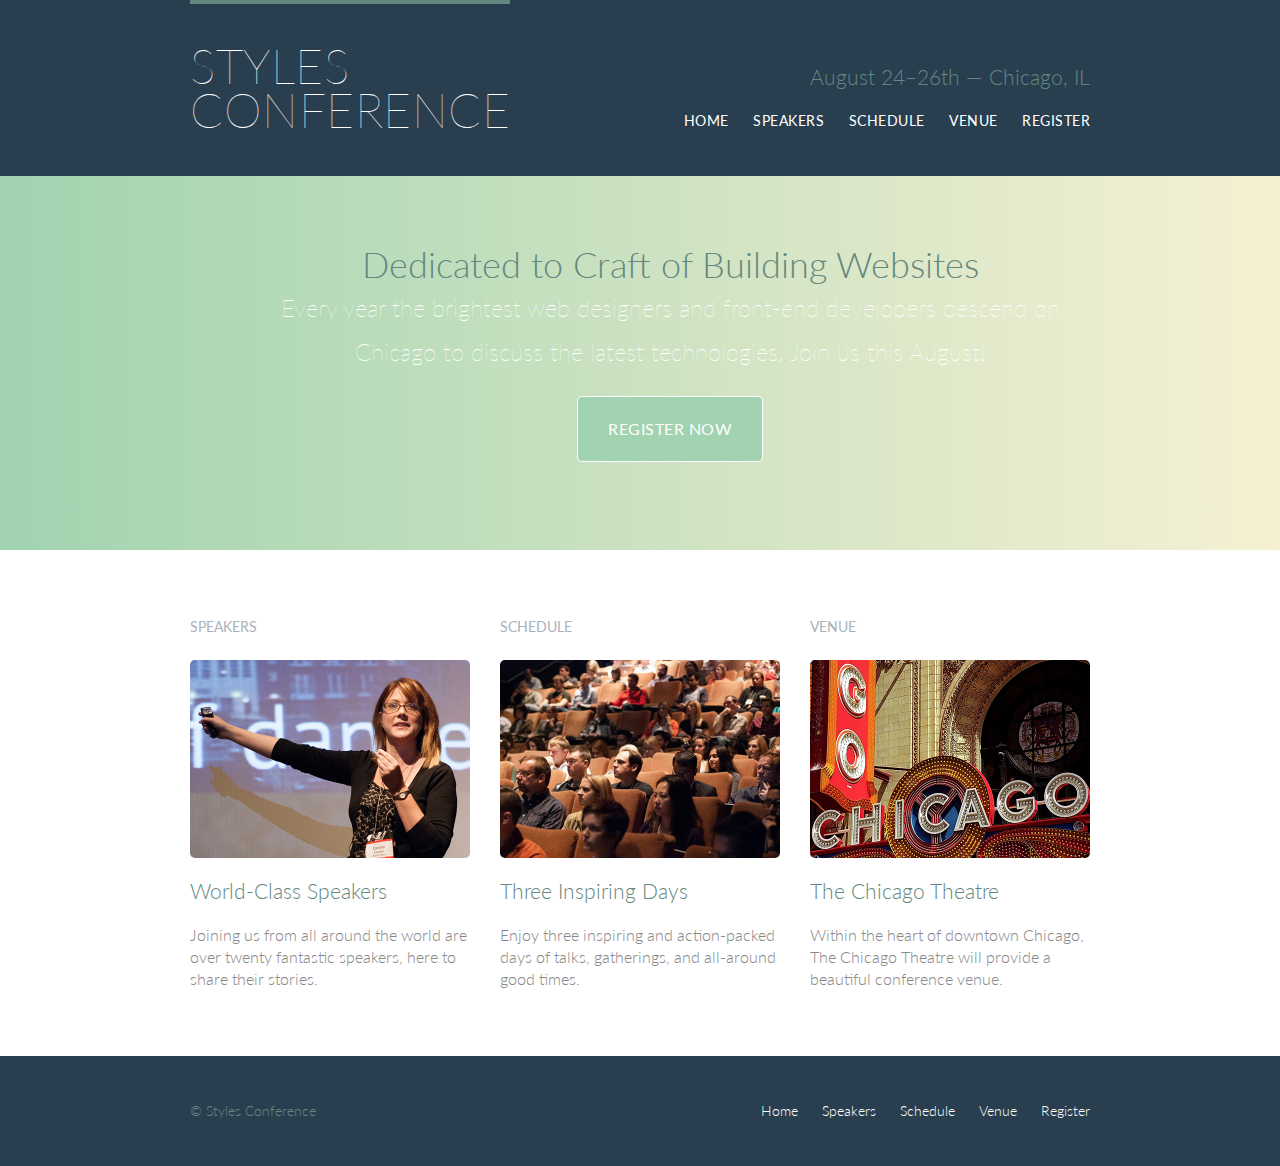
<file: index.html>
<!DOCTYPE html>
<html lang="en">

<head>
    <meta charset="UTF-8">
    <meta name="viewport" content="width=device-width, initial-scale=1.0">
    <title>Styles Conference</title>
    <link rel="stylesheet" href="./assets/stylesheets/main.css">
    <!-- font -->
    <link
        href="https://fonts.googleapis.com/css2?family=Lato:ital,wght@0,100;0,300;0,400;0,700;0,900;1,100;1,300;1,400;1,700;1,900&display=swap"
        rel="stylesheet">
</head>

<body>
    <header class="primary-header container group">
        <h1 class="logo">
            <a href="index.html">Styles <br> Conference</a>
        </h1>
        <h3 class="tagline">August 24&ndash;26th &mdash; Chicago, IL</h3>

        <nav class="nav primary-nav">
            <ul>
                <li><a href="index.html">Home</a></li>
                <li><a href="speakers.html">Speakers</a></li>
                <li><a href="schedule.html">Schedule</a></li>
                <li><a href="venue.html">Venue</a></li>
                <li><a href="register.html">Register</a></li>
            </ul>
        </nav>
    </header>

    <section class="row-alt">
        <section class="hero container">
            <div class="hero-inner">
                <h2>Dedicated to Craft of Building Websites</h2>
                <p>Every year the brightest web designers and front-end developers descend on Chicago to discuss the
                    latest
                    technologies. Join us this August!</p>
                <a href="register.html" class="btn btn-alt">Register Now</a>
            </div>
        </section>
    </section>

    <section class="row">
        <div class="grid">

            <!-- Speakers -->

            <section class="col-1-3 teaser">
                <h5>Speakers</h5>
                <a href="speakers.html">
                    <img src="./assets/images/home/speakers.jpg" alt="Professional Speaker">
                    <h3>World-Class Speakers</h3>
                </a>
                <p>Joining us from all around the world are over twenty fantastic speakers, here to share their stories.
                </p>
            </section>

            <!-- Schedule -->

            <section class="col-1-3 teaser">
                <h5>Schedule</h5>
                <a href="schedule.html">
                    <img src="./assets/images/home/schedule.jpg" alt="Schedule">
                    <h3>Three Inspiring Days</h3>
                </a>
                <p>Enjoy three inspiring and action-packed days of talks, gatherings, and all-around good times.</p>
            </section>

            <!-- Venue -->

            <section class="col-1-3 teaser">
                <h5>Venue</h5>
                <a href="venue.html">
                    <img src="./assets/images/home/venue.jpg" alt="Chicago Theatre">
                    <h3>The Chicago Theatre</h3>
                </a>
                <p>Within the heart of downtown Chicago, The Chicago Theatre will provide a beautiful conference venue.
                </p>
            </section>
        </div>

    </section>

    <footer class="container primary-footer group">
        <small>&copy; Styles Conference</small>
        <nav class="nav">
            <ul>
                <li><a href="index.html">Home</a></li>
                <li><a href="speakers.html">Speakers</a></li>
                <li><a href="schedule.html">Schedule</a></li>
                <li><a href="venue.html">Venue</a></li>
                <li><a href="register.html">Register</a></li>
            </ul>
        </nav>
    </footer>
</body>

</html>
</file>
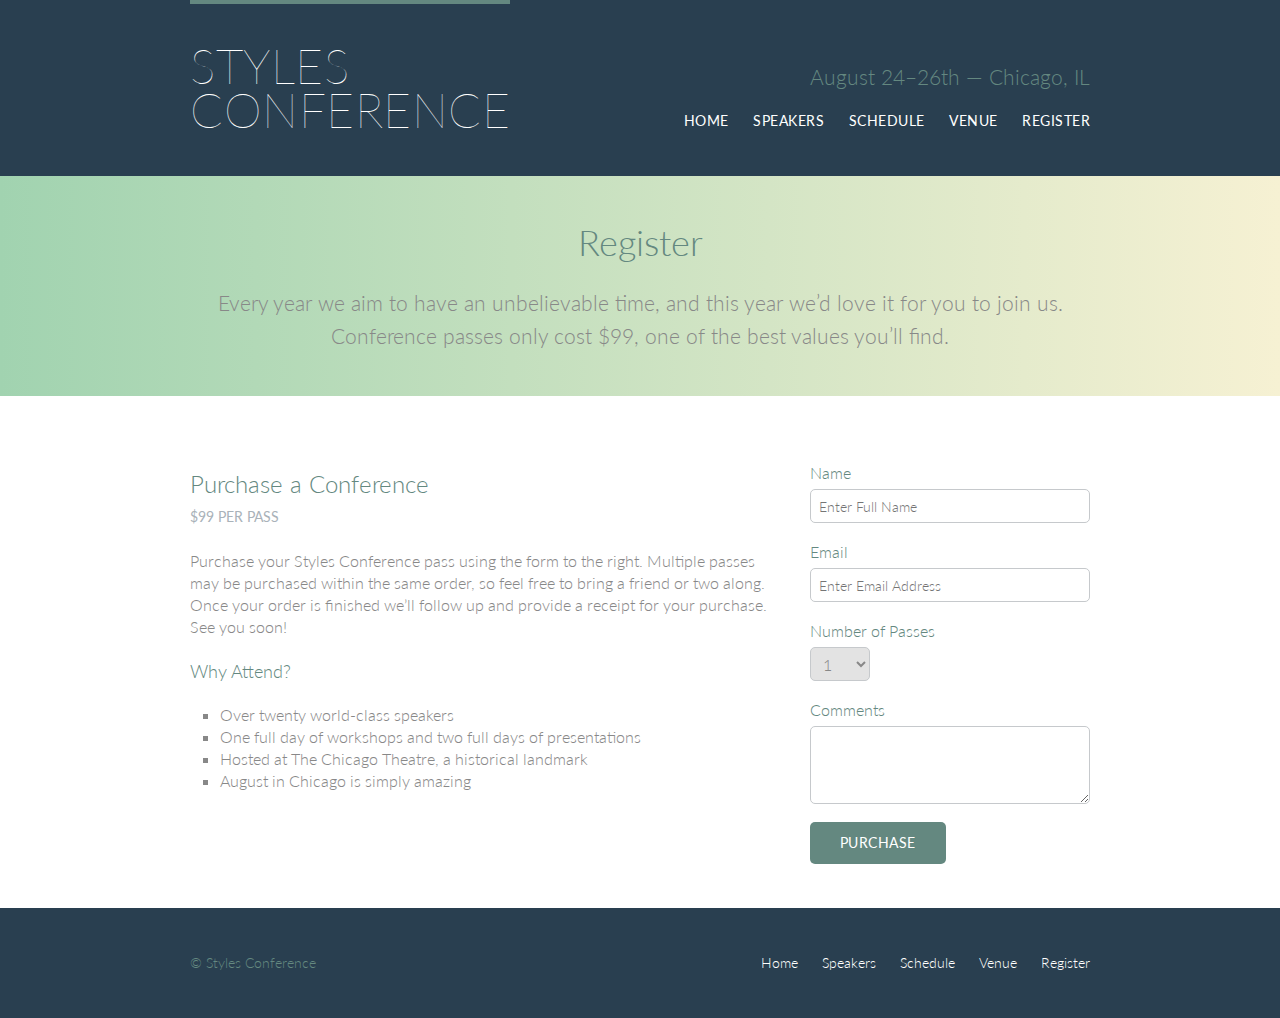
<file: register.html>
<!DOCTYPE html>
<html lang="en">

<head>
    <meta charset="UTF-8">
    <meta name="viewport" content="width=device-width, initial-scale=1.0">
    <title>Styles Conference</title>
    <link rel="stylesheet" href="./assets/stylesheets/main.css">
    <!-- font -->
    <link
        href="https://fonts.googleapis.com/css2?family=Lato:ital,wght@0,100;0,300;0,400;0,700;0,900;1,100;1,300;1,400;1,700;1,900&display=swap"
        rel="stylesheet">
</head>

<body>

    <header class="primary-header container group">
        <h1 class="logo">
            <a href="index.html">Styles <br> Conference</a>
        </h1>
        <h3 class="tagline">August 24&ndash;26th &mdash; Chicago, IL</h3>

        <nav class="nav primary-nav">
            <ul>
                <li><a href="index.html">Home</a></li>
                <li><a href="speakers.html">Speakers</a></li>
                <li><a href="schedule.html">Schedule</a></li>
                <li><a href="venue.html">Venue</a></li>
                <li><a href="register.html">Register</a></li>
            </ul>
        </nav>
    </header>

    <section class="row-alt">
        <div class="container lead">
            <h1>Register</h1>
            <p>Every year we aim to have an unbelievable time, and this year we’d love it for you to join us. Conference
                passes only cost $99, one of the best values you’ll find.</p>
        </div>
    </section>

    <section class="row">
        <div class="grid">
            <section class="col-2-3">
                <h2>Purchase a Conference</h2>
                <h5>$99 per Pass</h5>
                <p>Purchase your Styles Conference pass using the form to the right. Multiple passes may be purchased
                    within the same order, so feel free to bring a friend or two along. Once your order is finished
                    we&#8217;ll follow up and provide a receipt for your purchase. See you soon!</p>
                <h4>Why Attend?</h4>
                <ul class="attend">
                    <li>Over twenty world-class speakers</li>
                    <li>One full day of workshops and two full days of presentations</li>
                    <li>Hosted at The Chicago Theatre, a historical landmark</li>
                    <li>August in Chicago is simply amazing</li>
                </ul>

            </section>
            <form action="#" class="col-1-3">
                <fieldset class="register-group">
                    <label for="name">Name</label>
                    <input type="text" name="name" id="name" placeholder="Enter Full Name" required>
                    <label for="email">Email</label>
                    <input type="email" name="email" id="email" placeholder="Enter Email Address" required>
                    <label for="">Number of Passes</label>
                    <select name="passes" id="passes">
                        <option value="1" selected>1</option>
                        <option value="2">2</option>
                        <option value="3">3</option>
                        <option value="4">4</option>
                        <option value="5">5</option>
                    </select>

                    <label for="comments">Comments
                        <textarea name="comments" id="comments"></textarea>
                    </label>
                </fieldset>
                <input class="btn btn-default" type="submit" value="Purchase" name="submit">
            </form>

        </div>

    </section>

    <footer class="container primary-footer group">
        <small>&copy; Styles Conference</small>
        <nav class="nav">
            <ul>
                <li><a href="index.html">Home</a></li>
                <li><a href="speakers.html">Speakers</a></li>
                <li><a href="schedule.html">Schedule</a></li>
                <li><a href="venue.html">Venue</a></li>
                <li><a href="register.html">Register</a></li>
            </ul>
        </nav>
    </footer>
</body>

</html>
</file>
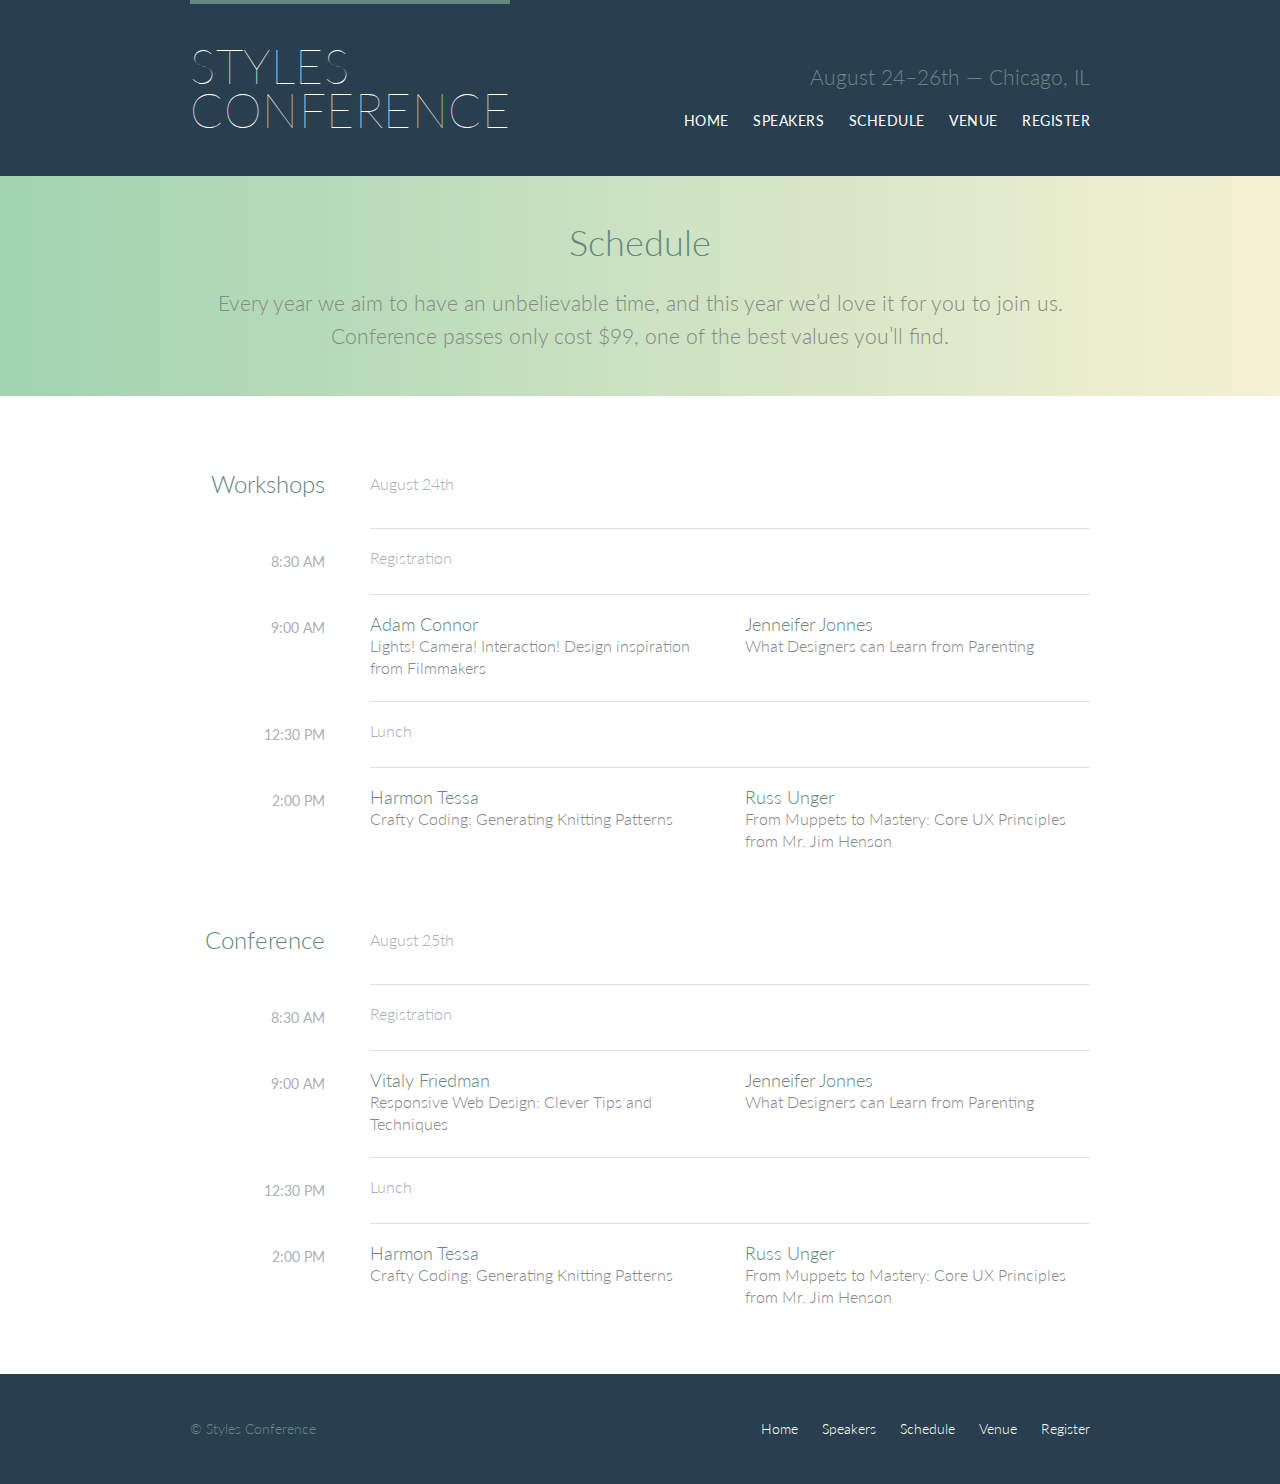
<file: schedule.html>
<!DOCTYPE html>
<html lang="en">

<head>
    <meta charset="UTF-8">
    <meta name="viewport" content="width=device-width, initial-scale=1.0">
    <title>Styles Conference</title>
    <link rel="stylesheet" href="./assets/stylesheets/main.css">
    <!-- font -->
    <link
        href="https://fonts.googleapis.com/css2?family=Lato:ital,wght@0,100;0,300;0,400;0,700;0,900;1,100;1,300;1,400;1,700;1,900&display=swap"
        rel="stylesheet">
</head>

<body>
    <header class="primary-header container group">
        <h1 class="logo">
            <a href="index.html">Styles <br> Conference</a>
        </h1>
        <h3 class="tagline">August 24&ndash;26th &mdash; Chicago, IL</h3>

        <nav class="nav primary-nav">
            <ul>
                <li><a href="index.html">Home</a></li>
                <li><a href="speakers.html">Speakers</a></li>
                <li><a href="schedule.html">Schedule</a></li>
                <li><a href="venue.html">Venue</a></li>
                <li><a href="register.html">Register</a></li>
            </ul>
        </nav>
    </header>

    <section class="row-alt">
        <div class="container lead">
            <h1>Schedule</h1>
            <p>Every year we aim to have an unbelievable time, and this year we’d love it for you to join us. Conference
                passes only cost $99, one of the best values you’ll find.</p>
        </div>
    </section>

    <section class="row">
        <div class="container">
            <table>
                <thead>
                    <tr>
                        <th scope="row">Workshops</th>
                        </th>
                        <td class="schedule-offset" colspan="2">August 24th</td>
                    </tr>
                </thead>

                <tbody>
                    <tr>
                        <th scope="row">
                            <time datetime="08:30:00">8:30 AM</time>
                        </th>
                        <td class="schedule-offset" colspan="2">Registration</td>
                    </tr>

                    <tr>
                        <th scope="row">
                            <time datetime="09:00:00">9:00 AM</time>
                        </th>
                        <td>
                            <a href="speakers.html#adam-connor">
                                <h4>Adam Connor</h4>
                                Lights! Camera! Interaction! Design inspiration from Filmmakers
                            </a>
                        </td>
                        <td>
                            <a href="speakers.html#jennifer-jones">
                                <h4>Jenneifer Jonnes</h4>
                                What Designers can Learn from Parenting
                            </a>
                        </td>
                    </tr>

                    <tr>
                        <th scope="row">
                            <time datetime="">12:30 PM</time>
                        </th>
                        <td class="schedule-offset" colspan="2">Lunch</td>
                    </tr>

                    <tr>
                        <th scope="row">
                            <time datetime="14:00:00">2:00 PM</time>
                        </th>
                        <td>
                            <a href="speakers.html#harmon-tessa">
                                <h4>Harmon Tessa</h4>
                                Crafty Coding: Generating Knitting Patterns
                            </a>
                        </td>
                        <td>
                            <a href="speakers.html#russ-unger">
                                <h4>Russ Unger</h4>
                                From Muppets to Mastery: Core UX Principles from Mr. Jim Henson
                            </a>
                        </td>
                    </tr>


                </tbody>
            </table>


            <table>
                <thead>
                    <tr>
                        <th scope="row">Conference</th>
                        </th>
                        <td class="schedule-offset" colspan="2">August 25th</td>
                    </tr>
                </thead>

                <tbody>
                    <tr>
                        <th scope="row">
                            <time datetime="08:30:00">8:30 AM</time>
                        </th>
                        <td class="schedule-offset" colspan="2">Registration</td>
                    </tr>

                    <tr>
                        <th scope="row">
                            <time datetime="09:00:00">9:00 AM</time>
                        </th>
                        <td>
                            <a href="speakers.html#vitaly-friedman">
                                <h4>Vitaly Friedman</h4>
                                Responsive Web Design: Clever Tips and Techniques
                            </a>
                        </td>
                        <td>
                            <a href="speakers.html#jennifer-jones">
                                <h4>Jenneifer Jonnes</h4>
                                What Designers can Learn from Parenting
                            </a>
                        </td>
                    </tr>

                    <tr>
                        <th scope="row">
                            <time datetime="">12:30 PM</time>
                        </th>
                        <td class="schedule-offset" colspan="2">Lunch</td>
                    </tr>

                    <tr>
                        <th scope="row">
                            <time datetime="14:00:00">2:00 PM</time>
                        </th>
                        <td>
                            <a href="speakers.html#harmon-tessa">
                                <h4>Harmon Tessa</h4>
                                Crafty Coding: Generating Knitting Patterns
                            </a>
                        </td>
                        <td>
                            <a href="speakers.html#russ-unger">
                                <h4>Russ Unger</h4>
                                From Muppets to Mastery: Core UX Principles from Mr. Jim Henson
                            </a>
                        </td>
                    </tr>


                </tbody>
            </table>


        </div>

    </section>

    <footer class="container primary-footer group">
        <small>&copy; Styles Conference</small>
        <nav class="nav">
            <ul>
                <li><a href="index.html">Home</a></li>
                <li><a href="speakers.html">Speakers</a></li>
                <li><a href="schedule.html">Schedule</a></li>
                <li><a href="venue.html">Venue</a></li>
                <li><a href="register.html">Register</a></li>
            </ul>
        </nav>
    </footer>
</body>

</html>
</file>
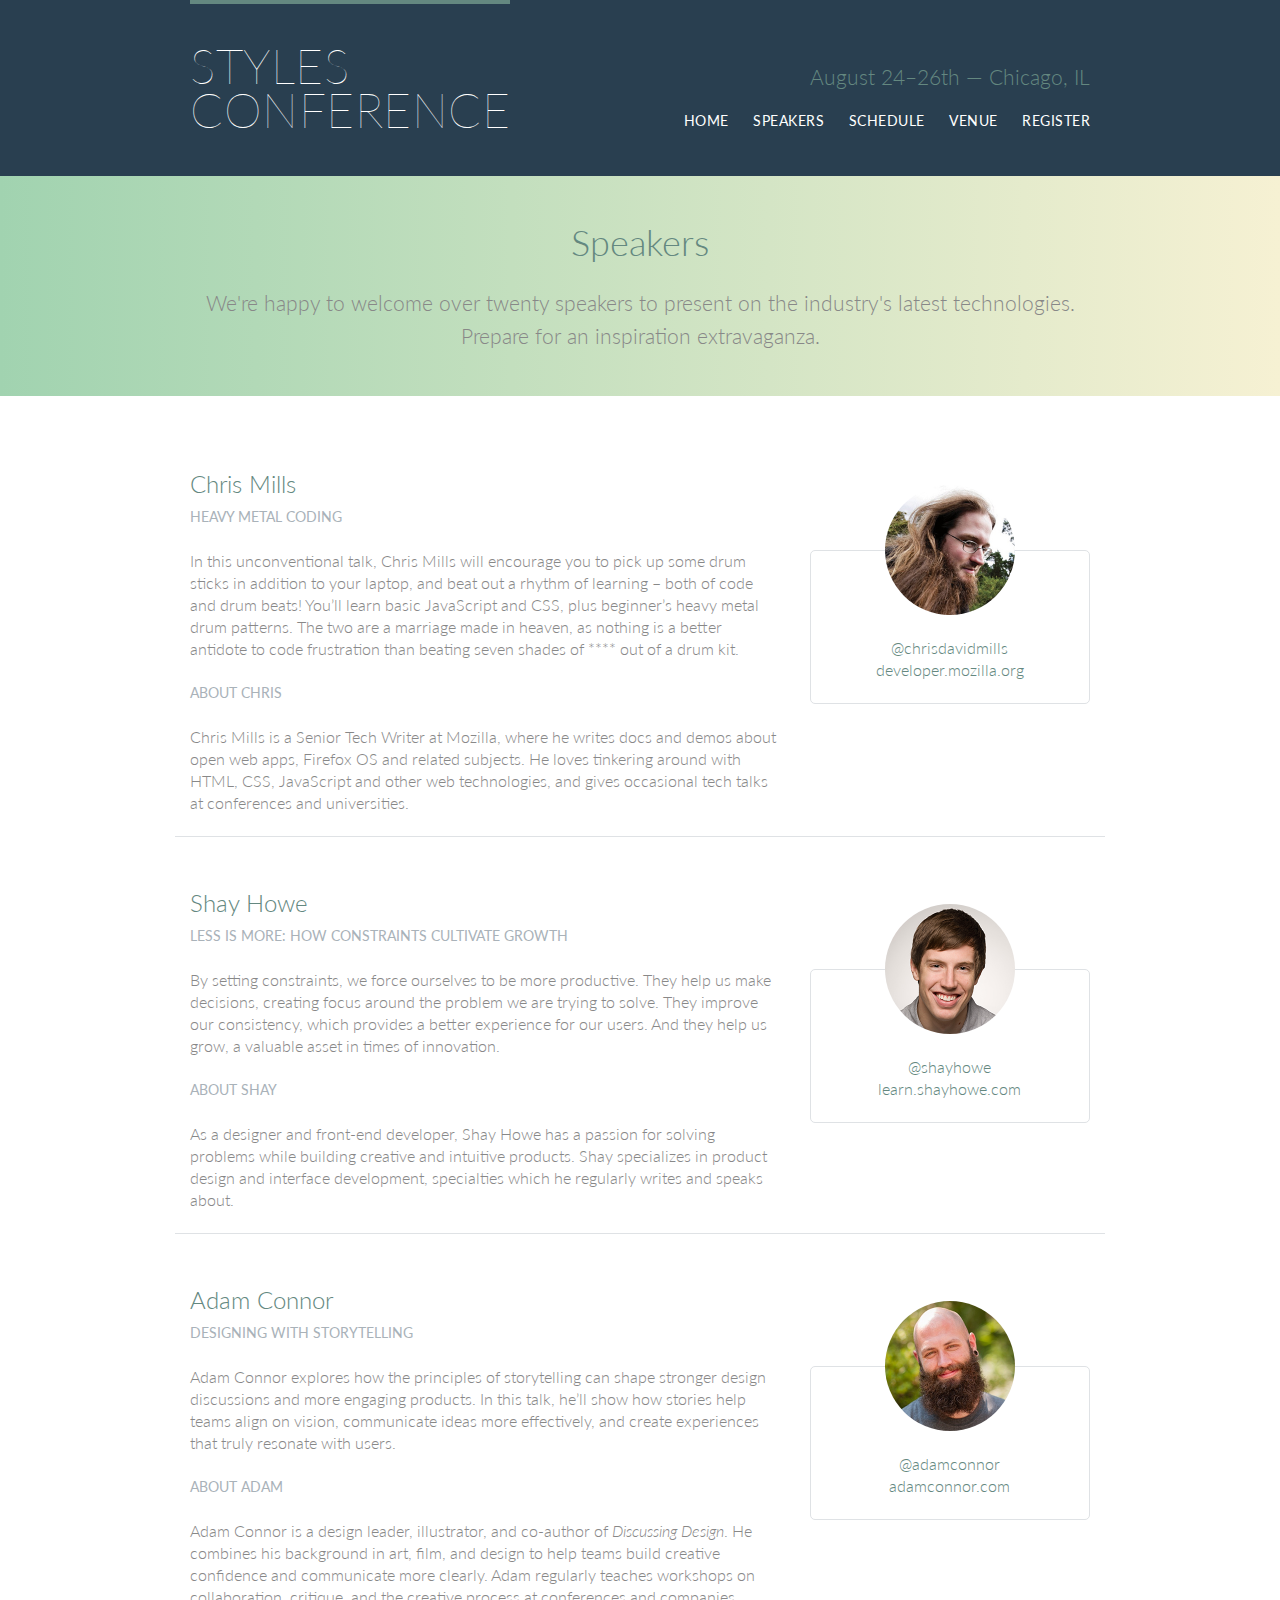
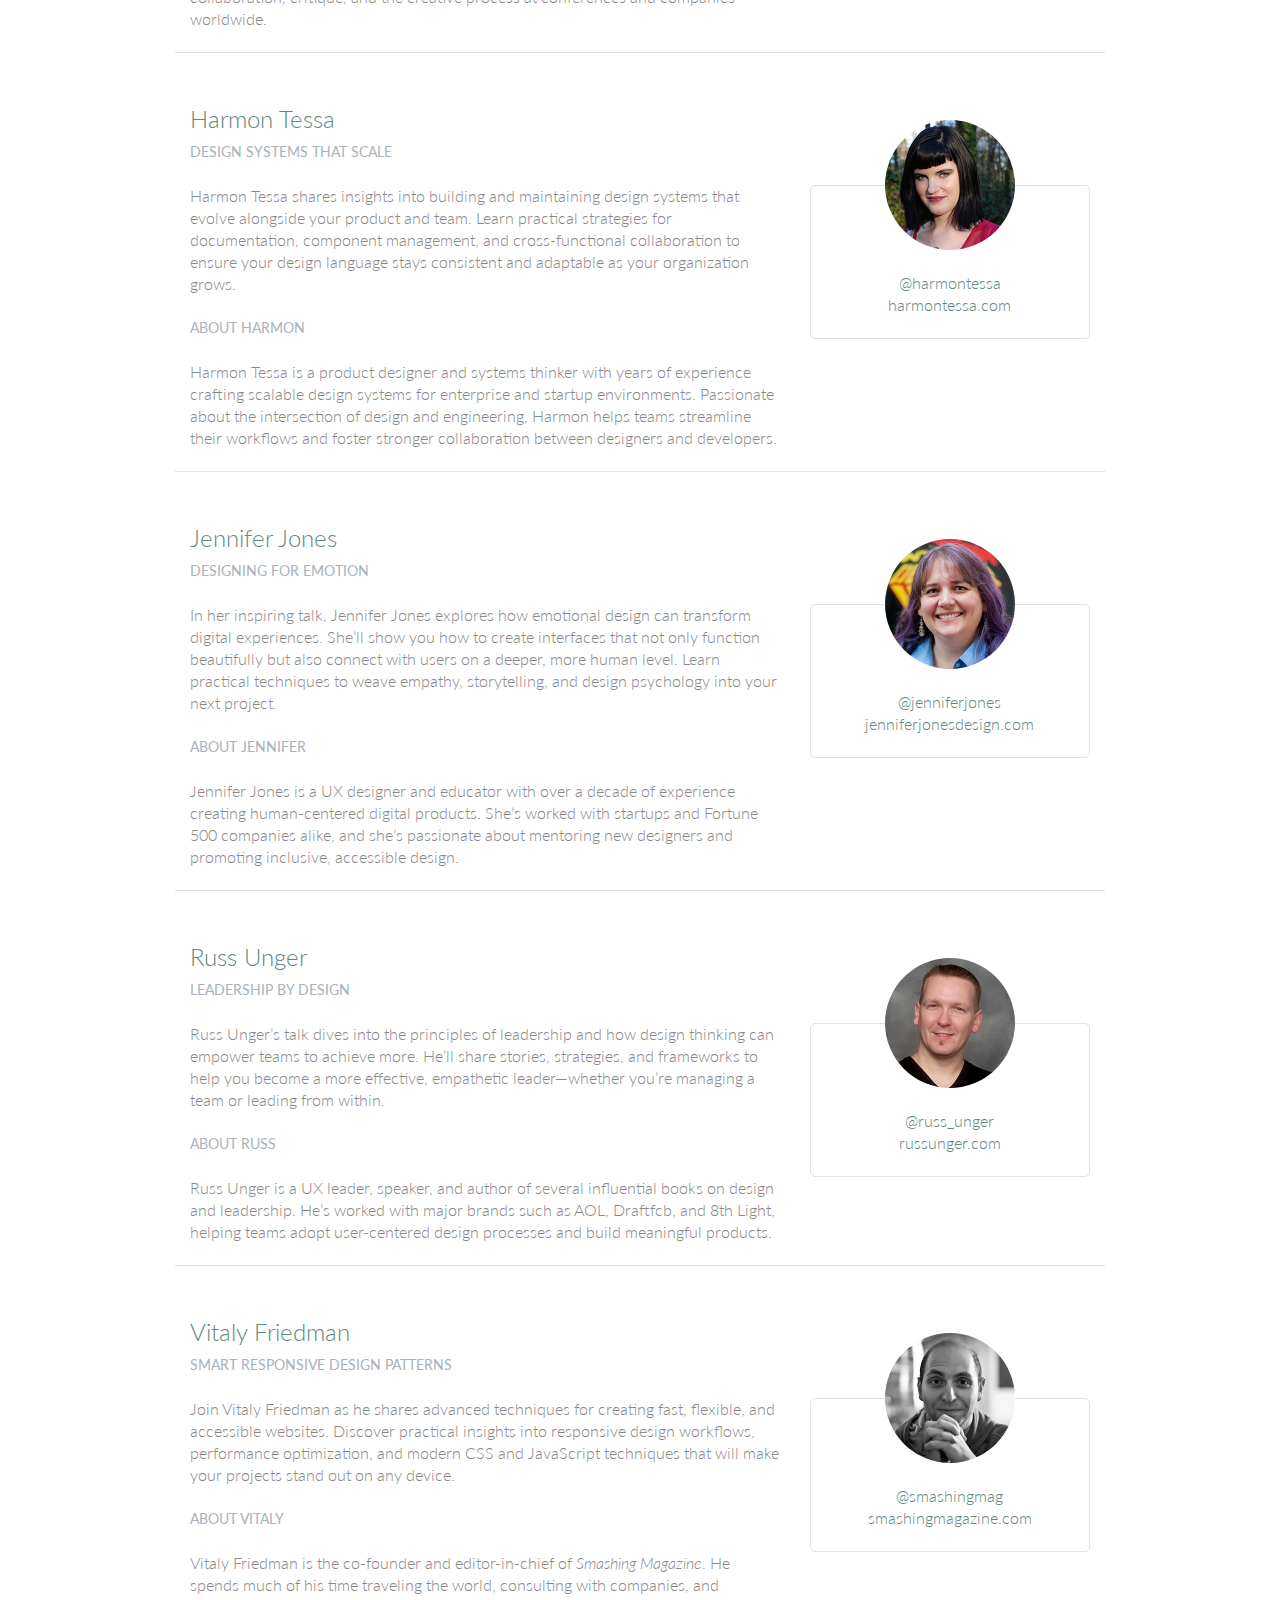
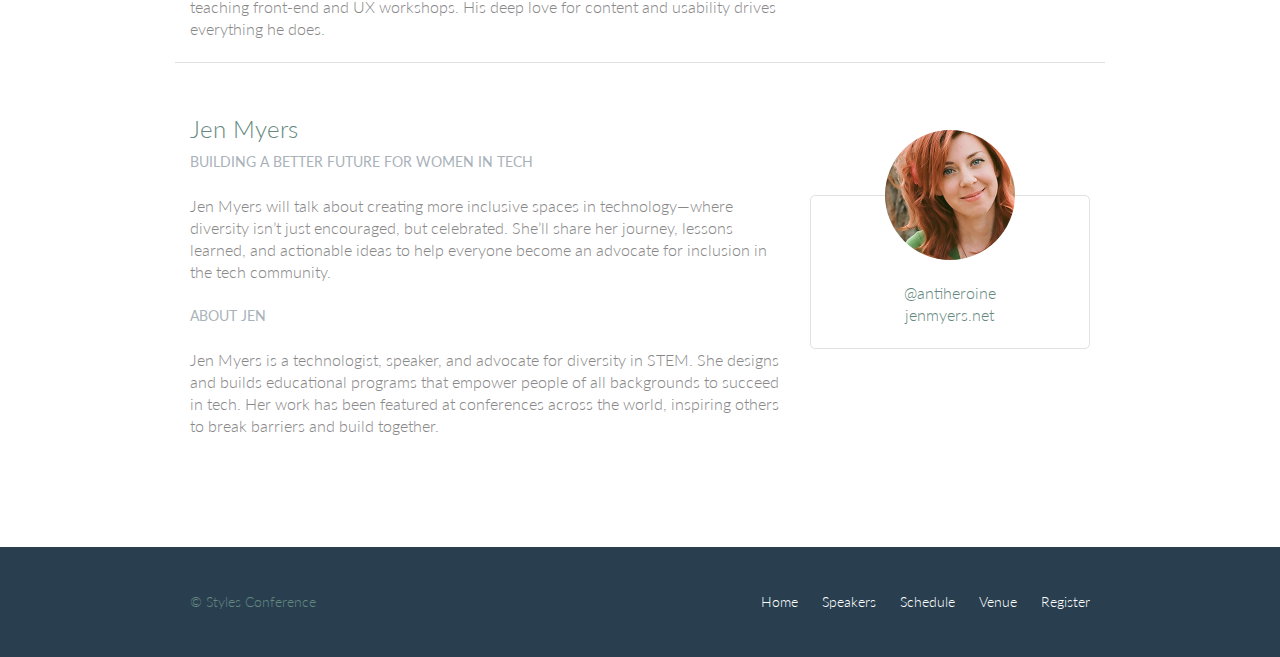
<file: speakers.html>
<!DOCTYPE html>
<html lang="en">

<head>
    <meta charset="UTF-8">
    <meta name="viewport" content="width=device-width, initial-scale=1.0">
    <title>Styles Conference</title>
    <link rel="stylesheet" href="./assets/stylesheets/main.css">
    <!-- font -->
    <link
        href="https://fonts.googleapis.com/css2?family=Lato:ital,wght@0,100;0,300;0,400;0,700;0,900;1,100;1,300;1,400;1,700;1,900&display=swap"
        rel="stylesheet">
</head>

<body>

    <header class="primary-header container group">
        <h1 class="logo">
            <a href="index.html">Styles <br> Conference</a>
        </h1>
        <h3 class="tagline">August 24&ndash;26th &mdash; Chicago, IL</h3>

        <nav class="nav primary-nav">
            <ul>
                <li><a href="index.html">Home</a></li>
                <li><a href="speakers.html">Speakers</a></li>
                <li><a href="schedule.html">Schedule</a></li>
                <li><a href="venue.html">Venue</a></li>
                <li><a href="register.html">Register</a></li>
            </ul>
        </nav>
    </header>

    <section class="row-alt">
        <div class="container lead">
            <h1>Speakers</h1>
            <p>We're happy to welcome over twenty speakers to present on the industry's latest technologies.
                Prepare for an inspiration extravaganza.
            </p>
        </div>
    </section>

    <section class="row">
        <div class="grid">

            <section class="speaker line" id="chris-mills">
                <div class="col-2-3">
                    <h2>Chris Mills</h2>
                    <h5>Heavy Metal Coding</h5>
                    <p>In this unconventional talk, Chris Mills will encourage you to pick up some drum sticks in
                        addition to your laptop, and beat out a rhythm of learning – both of code and drum beats! You’ll
                        learn basic JavaScript and CSS, plus beginner’s heavy metal drum patterns. The two are a
                        marriage made in heaven, as nothing is a better antidote to code frustration than beating seven
                        shades of **** out of a drum kit.</p>
                    <h5>About Chris</h5>
                    <p>Chris Mills is a Senior Tech Writer at Mozilla, where he writes docs and demos about open web
                        apps, Firefox OS and related subjects. He loves tinkering around with HTML, CSS, JavaScript and
                        other web technologies, and gives occasional tech talks at conferences and universities.</p>
                </div>
                <aside class="col-1-3">
                    <div class="speaker-info">
                        <img src="./assets/images/speakers/chris-mills.jpg" alt="">
                        <ul>
                            <li><a href="https://twitter.com/shayhowe">@chrisdavidmills</a></li>
                            <li><a href="http://learn.shayhowe.com/">developer.mozilla.org</a></li>
                        </ul>
                    </div>
                </aside>
            </section>

            <section class="speaker line" id="shay-howe">
                <div class="col-2-3">
                    <h2>Shay Howe</h2>
                    <h5>Less Is More: How Constraints Cultivate Growth</h5>
                    <p>By setting constraints, we force ourselves to be more productive. They help us make decisions,
                        creating focus around the problem we are trying to solve. They improve our consistency, which
                        provides a better experience for our users. And they help us grow, a valuable asset in times of
                        innovation.</p>
                    <h5>About Shay</h5>
                    <p>As a designer and front-end developer, Shay Howe has a passion for solving problems while
                        building creative and intuitive products. Shay specializes in product design and interface
                        development, specialties which he regularly writes and speaks about.</p>
                </div>
                <aside class="col-1-3">
                    <div class="speaker-info">
                        <img src="./assets/images/speakers/shay-howe.jpg" alt="Shay Howe">
                        <ul>
                            <li><a href="https://twitter.com/shayhowe">@shayhowe</a></li>
                            <li><a href="http://learn.shayhowe.com/">learn.shayhowe.com</a></li>
                        </ul>
                    </div>
                </aside>
            </section>

            <section class="speaker line" id="adam-connor">
                <div class="col-2-3">
                    <h2>Adam Connor</h2>
                    <h5>Designing with Storytelling</h5>
                    <p>Adam Connor explores how the principles of storytelling can shape stronger design discussions and
                        more
                        engaging products. In this talk, he’ll show how stories help teams align on vision, communicate
                        ideas more
                        effectively, and create experiences that truly resonate with users.</p>
                    <h5>About Adam</h5>
                    <p>Adam Connor is a design leader, illustrator, and co-author of <em>Discussing Design</em>. He
                        combines his
                        background in art, film, and design to help teams build creative confidence and communicate more
                        clearly.
                        Adam regularly teaches workshops on collaboration, critique, and the creative process at
                        conferences and
                        companies worldwide.</p>
                </div>
                <aside class="col-1-3">
                    <div class="speaker-info">
                        <img src="./assets/images/speakers/adam-connor.jpg" alt="Adam Connor">
                        <ul>
                            <li><a href="https://twitter.com/adamconnor">@adamconnor</a></li>
                            <li><a href="https://adamconnor.com/">adamconnor.com</a></li>
                        </ul>
                    </div>
                </aside>
            </section>

            <section class="speaker line" id="harmon-tessa">
                <div class="col-2-3">
                    <h2>Harmon Tessa</h2>
                    <h5>Design Systems that Scale</h5>
                    <p>Harmon Tessa shares insights into building and maintaining design systems that evolve alongside
                        your product
                        and team. Learn practical strategies for documentation, component management, and
                        cross-functional
                        collaboration to ensure your design language stays consistent and adaptable as your organization
                        grows.</p>
                    <h5>About Harmon</h5>
                    <p>Harmon Tessa is a product designer and systems thinker with years of experience crafting scalable
                        design
                        systems for enterprise and startup environments. Passionate about the intersection of design and
                        engineering,
                        Harmon helps teams streamline their workflows and foster stronger collaboration between
                        designers and developers.</p>
                </div>
                <aside class="col-1-3">
                    <div class="speaker-info">
                        <img src="./assets/images/speakers/tessa-harmon.jpg" alt="Harmon Tessa">
                        <ul>
                            <li><a href="https://twitter.com/harmontessa">@harmontessa</a></li>
                            <li><a href="https://harmontessa.com/">harmontessa.com</a></li>
                        </ul>
                    </div>
                </aside>
            </section>


            <section class="speaker line" id="jennifer-jones">
                <div class="col-2-3">
                    <h2>Jennifer Jones</h2>
                    <h5>Designing for Emotion</h5>
                    <p>In her inspiring talk, Jennifer Jones explores how emotional design can transform digital
                        experiences.
                        She’ll show you how to create interfaces that not only function beautifully but also connect
                        with users
                        on a deeper, more human level. Learn practical techniques to weave empathy, storytelling, and
                        design
                        psychology into your next project.</p>
                    <h5>About Jennifer</h5>
                    <p>Jennifer Jones is a UX designer and educator with over a decade of experience creating
                        human-centered
                        digital products. She’s worked with startups and Fortune 500 companies alike, and she’s
                        passionate about
                        mentoring new designers and promoting inclusive, accessible design.</p>
                </div>
                <aside class="col-1-3">
                    <div class="speaker-info">
                        <img src="./assets/images/speakers/jennifer-jones.jpg" alt="Jennifer Jones">
                        <ul>
                            <li><a href="https://twitter.com/jenniferjones">@jenniferjones</a></li>
                            <li><a href="https://jenniferjonesdesign.com/">jenniferjonesdesign.com</a></li>
                        </ul>
                    </div>
                </aside>
            </section>

            <section class="speaker line" id="russ-unger">
                <div class="col-2-3">
                    <h2>Russ Unger</h2>
                    <h5>Leadership by Design</h5>
                    <p>Russ Unger’s talk dives into the principles of leadership and how design thinking can empower
                        teams to
                        achieve more. He’ll share stories, strategies, and frameworks to help you become a more
                        effective,
                        empathetic leader—whether you’re managing a team or leading from within.</p>
                    <h5>About Russ</h5>
                    <p>Russ Unger is a UX leader, speaker, and author of several influential books on design and
                        leadership.
                        He’s worked with major brands such as AOL, Draftfcb, and 8th Light, helping teams adopt
                        user-centered
                        design processes and build meaningful products.</p>
                </div>
                <aside class="col-1-3">
                    <div class="speaker-info">
                        <img src="./assets/images/speakers/russ-unger.jpg" alt="Russ Unger">
                        <ul>
                            <li><a href="https://twitter.com/russ_unger">@russ_unger</a></li>
                            <li><a href="https://russunger.com/">russunger.com</a></li>
                        </ul>
                    </div>
                </aside>
            </section>

            <section class="speaker line" id="vitaly-friedman">
                <div class="col-2-3">
                    <h2>Vitaly Friedman</h2>
                    <h5>Smart Responsive Design Patterns</h5>
                    <p>Join Vitaly Friedman as he shares advanced techniques for creating fast, flexible, and accessible
                        websites.
                        Discover practical insights into responsive design workflows, performance optimization, and
                        modern CSS and
                        JavaScript techniques that will make your projects stand out on any device.</p>
                    <h5>About Vitaly</h5>
                    <p>Vitaly Friedman is the co-founder and editor-in-chief of <em>Smashing Magazine</em>. He spends
                        much of his time
                        traveling the world, consulting with companies, and teaching front-end and UX workshops. His
                        deep love for
                        content and usability drives everything he does.</p>
                </div>
                <aside class="col-1-3">
                    <div class="speaker-info">
                        <img src="./assets/images/speakers/vitaly-friedman.jpg" alt="Vitaly Friedman">
                        <ul>
                            <li><a href="https://twitter.com/smashingmag">@smashingmag</a></li>
                            <li><a href="https://www.smashingmagazine.com/">smashingmagazine.com</a></li>
                        </ul>
                    </div>
                </aside>
            </section>

            <section class="speaker" id="jen-myers">
                <div class="col-2-3">
                    <h2>Jen Myers</h2>
                    <h5>Building a Better Future for Women in Tech</h5>
                    <p>Jen Myers will talk about creating more inclusive spaces in technology—where diversity isn’t just
                        encouraged,
                        but celebrated. She’ll share her journey, lessons learned, and actionable ideas to help everyone
                        become an
                        advocate for inclusion in the tech community.</p>
                    <h5>About Jen</h5>
                    <p>Jen Myers is a technologist, speaker, and advocate for diversity in STEM. She designs and builds
                        educational
                        programs that empower people of all backgrounds to succeed in tech. Her work has been featured
                        at conferences
                        across the world, inspiring others to break barriers and build together.</p>
                </div>
                <aside class="col-1-3">
                    <div class="speaker-info">
                        <img src="./assets/images/speakers/jen-myers.jpg" alt="Jen Myers">
                        <ul>
                            <li><a href="https://twitter.com/antiheroine">@antiheroine</a></li>
                            <li><a href="https://jenmyers.net/">jenmyers.net</a></li>
                        </ul>
                    </div>
                </aside>
            </section>


        </div>

    </section>

    <footer class="container primary-footer group">
        <small>&copy; Styles Conference</small>
        <nav class="nav">
            <ul>
                <li><a href="index.html">Home</a></li>
                <li><a href="speakers.html">Speakers</a></li>
                <li><a href="schedule.html">Schedule</a></li>
                <li><a href="venue.html">Venue</a></li>
                <li><a href="register.html">Register</a></li>
            </ul>
        </nav>
    </footer>
</body>

</html>
</file>
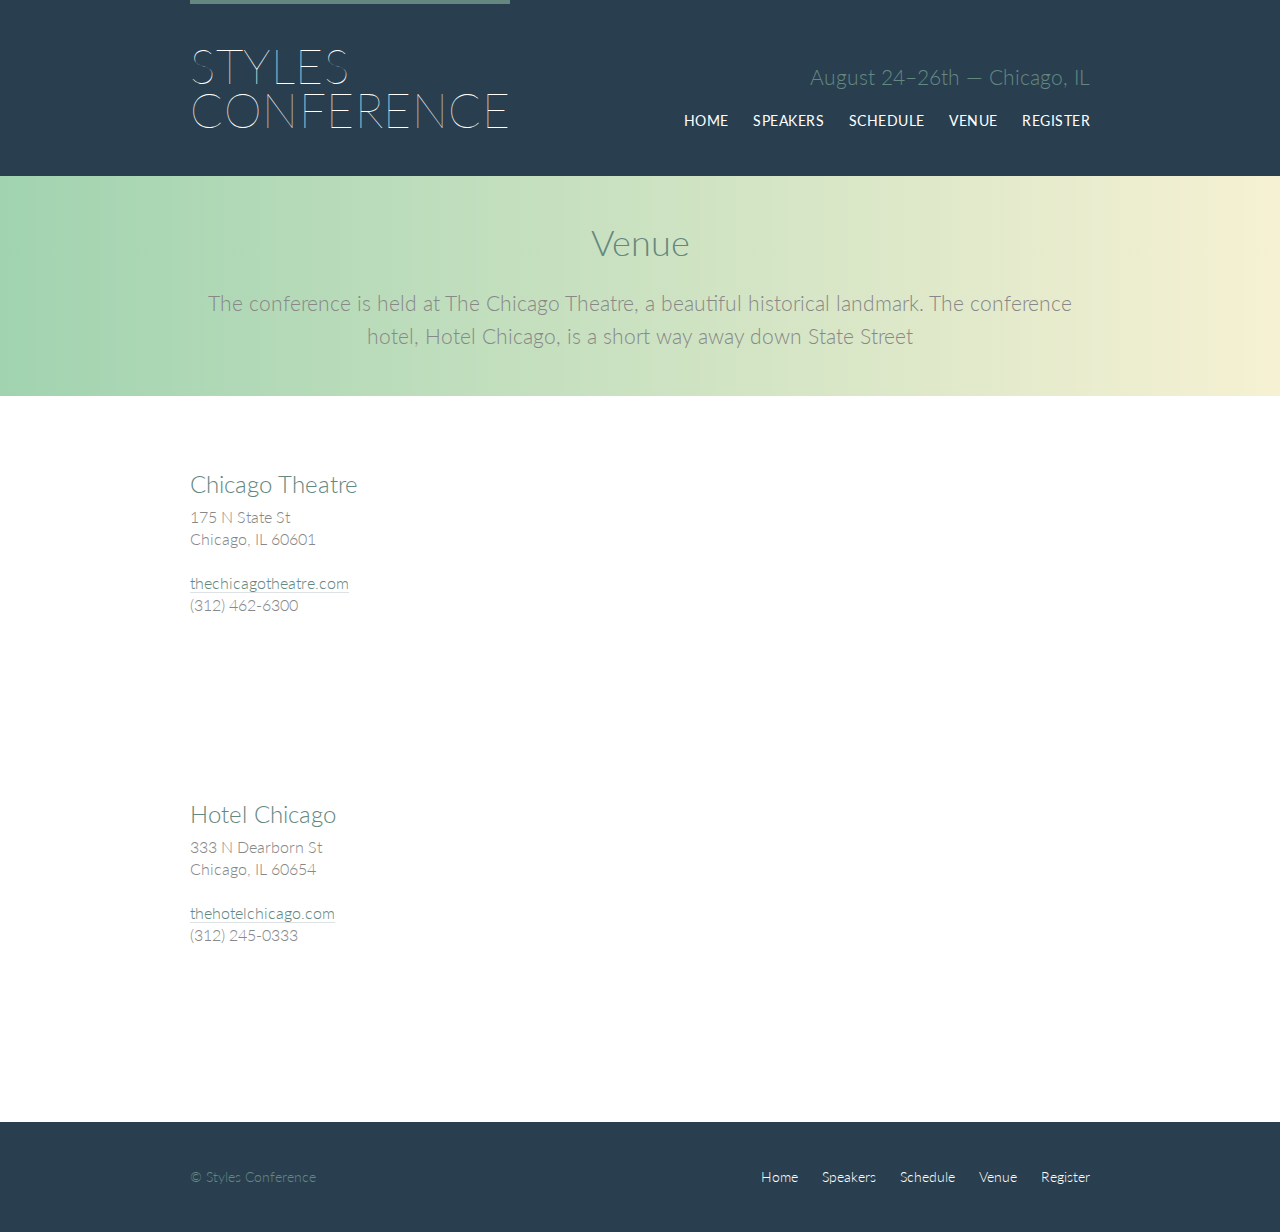
<file: venue.html>
<!DOCTYPE html>
<html lang="en">

<head>
    <meta charset="UTF-8">
    <meta name="viewport" content="width=device-width, initial-scale=1.0">
    <title>Styles Conference</title>
    <link rel="stylesheet" href="./assets/stylesheets/main.css">
    <!-- font -->
    <link
        href="https://fonts.googleapis.com/css2?family=Lato:ital,wght@0,100;0,300;0,400;0,700;0,900;1,100;1,300;1,400;1,700;1,900&display=swap"
        rel="stylesheet">
</head>

<body>

    <header class="primary-header container group">
        <h1 class="logo">
            <a href="index.html">Styles <br> Conference</a>
        </h1>
        <h3 class="tagline">August 24&ndash;26th &mdash; Chicago, IL</h3>

        <nav class="nav primary-nav">
            <ul>
                <li><a href="index.html">Home</a></li>
                <li><a href="speakers.html">Speakers</a></li>
                <li><a href="schedule.html">Schedule</a></li>
                <li><a href="venue.html">Venue</a></li>
                <li><a href="register.html">Register</a></li>
            </ul>
        </nav>
    </header>

    <section class="row-alt">
        <div class="container lead">
            <h1>Venue</h1>
            <p>The conference is held at The Chicago Theatre, a beautiful historical landmark. The conference hotel,
                Hotel Chicago, is a short way away down State Street </p>
        </div>
    </section>

    <section class="row">
        <div class="grid">

            <section class="venue-theatre">
                <div class="col-1-3">
                    <h2>Chicago Theatre</h2>
                    <p>175 N State St <br> Chicago, IL 60601</p>
                    <p><a href="http://www.thechicagotheatre.com/">thechicagotheatre.com</a>
                        <br> (312) 462-6300
                    </p>
                </div>
                <iframe
                    src="https://www.google.com/maps/embed?pb=!1m5!3m3!1m2!1s0x880e2ca55810a493%3A0x4700ddf60fcbfad6!2schicagotheatre!5e0!3m2!1sen!2sus!4v1388701393606"
                    frameborder="0" class="venue-map col-2-3"></iframe>
            </section>

            <section class="venue-hotel">
                <div class="col-1-3">
                    <h2>Hotel Chicago</h2>
                    <p>333 N Dearborn St <br> Chicago, IL 60654</p>
                    <p><a href="http://www.thechicagotheatre.com/">thehotelchicago.com</a>
                        <br> (312) 245-0333
                    </p>
                </div>
                <iframe
                    src="https://www.google.com/maps/embed?pb=!1m18!1m12!1m3!1d2970.1898510677224!2d-87.63104622457713!3d41.88877396474687!2m3!1f0!2f0!3f0!3m2!1i1024!2i768!4f13.1!3m3!1m2!1s0x880e2cae21a12625%3A0x277f22d4b64d5732!2sHotel%20Chicago%20Downtown%2C%20Autograph%20Collection!5e0!3m2!1sen!2sin!4v1762329740336!5m2!1sen!2sin"
                    loading="lazy" referrerpolicy="no-referrer-when-downgrade" frameborder="0"
                    class="venue-map col-2-3"></iframe>
            </section>

        </div>

    </section>

    <footer class="container primary-footer group">
        <small>&copy; Styles Conference</small>
        <nav class="nav">
            <ul>
                <li><a href="index.html">Home</a></li>
                <li><a href="speakers.html">Speakers</a></li>
                <li><a href="schedule.html">Schedule</a></li>
                <li><a href="venue.html">Venue</a></li>
                <li><a href="register.html">Register</a></li>
            </ul>
        </nav>
    </footer>
</body>

</html>
</file>
<file: assets/stylesheets/main.css>
/* http://meyerweb.com/eric/tools/css/reset/ 2. v2.0 | 20110126
  License: none (public domain)
*/

html, body, div, span, applet, object, iframe,
h1, h2, h3, h4, h5, h6, p, blockquote, pre,
a, abbr, acronym, address, big, cite, code,
del, dfn, em, img, ins, kbd, q, s, samp,
small, strike, strong, sub, sup, tt, var,
b, u, i, center, dl, dt, dd, ol, ul, li,
fieldset, form, label, legend,
table, caption, tbody, tfoot, thead, tr, th, td,
article, aside, canvas, details, embed,
figure, figcaption, footer, header, hgroup,
menu, nav, output, ruby, section, summary,
time, mark, audio, video {
  margin: 0;
  padding: 0;
  border: 0;
  font-size: 100%;
  font: inherit;
  vertical-align: baseline;
}

/* HTML5 display-role reset for older browsers */
article, aside, details, figcaption, figure,
footer, header, hgroup, menu, nav, section {
  display: block;
}
body {
  line-height: 1;
}
ol, ul {
  list-style: none;
}
blockquote, q {
  quotes: none;
}
blockquote:before, blockquote:after,
q:before, q:after {
  content: '';
  content: none;
}
table {
  border-collapse: collapse;
  border-spacing: 0;
}


/* Typography */
body {
  color: #888;
  font: 300 16px/22px "Lato", "Open Sans", "Helvetica Neue", Helvetica, Arial, sans-serif;
  /* font-weight: 500; */
  background: #293f50;
}

/* universal selector */
*,
*:before,
*:after {
  -webkit-box-sizing: border-box;
     -moz-box-sizing: border-box;
          box-sizing: border-box;
}

/* .container {
  margin: 0 auto;
  padding-left: 30px;
  padding-right: 30px;
  width: 960px;
} */


/* Typography */
h1, h3, h4, h5, p {
  margin-bottom: 22px;
}

/* Button */

.btn {
  border-radius: 5px;
  display: inline-block;
  margin: 0;
  color: #fff;
  font-weight: 400;
  letter-spacing: 0.5px;
  text-transform: uppercase;
}

.btn-alt {
  border: 1px solid #fff;
  padding: 10px 30px;
  background: #a1d3b0;
}
.btn-alt:hover {
  background: #fff;
  color: #648880;
}


.hero {
  padding: 22px 80px 66px 80px;
  line-height: 44px;
  text-align: center;
  color: #fff;
}
.hero-inner {
  padding-left: 60px;
}

.hero h2 {
  font-size: 36px;
}

.hero p {
  font-size: 24px;
  font-weight: 100;
}

/* Clearfix */
.group:before,
.group:after {
  content: "";
  display: table;
}
.group:after {
  display: table;
  clear: both;
}
.group {
  clear: both;
  /* *zoom: 1; */
}

/* header */
.logo {
  float: left;
  border-top: 4px solid #648880;
  padding: 40px 0 22px 0;

  font-size: 48px;
  line-height: 44px;
  font-weight: 100;
  letter-spacing: 0.5px;
  text-transform: uppercase;
}

/* footer */
.primary-footer small {
  float: left;
  /* font-weight: 400; */
}

.primary-footer {
  padding: 44px 0;
  /* padding-top: 44px;
  padding-bottom: 44px; */
  color: #648880;
  font-size: 14px;
}

/* grid */
.col-1-3 {
  width: 33.33%;
  /* font-size: 16px; */
  /* background-color: lightsalmon; */
  /* outline: 2px solid red; */
}

.col-2-3 {
  width: 66.66%;
}

.col-1-3,
.col-2-3 {
  display: inline-block;
  vertical-align: top;
  font-size: 16px;
}

.grid, .col-1-3, .col-2-3 {
  /* padding: 0 15px; */
  padding-left: 15px;
  padding-right: 15px;
}

.container {
  padding-left: 30px;
  padding-right: 30px;
}

.container, .grid {
  margin: 0 auto;
  width: 960px;
}

.grid {
  font-size: 0;
  /* background-color: lightyellow; */
}

/* .col-1-3:nth-child(1) { background: lightcoral; }
.col-1-3:nth-child(2) { background: lightgreen; }
.col-1-3:nth-child(3) { background: lightskyblue; } */

@media (max-width: 768px) {
  .col-1-3 {
    width: 50%;
  }
}

@media (max-width: 480px) {
  .col-1-3 {
    width: 100%;
  }
}


/* Typography */

h1, h2, h3, h4 {
  color: #648880;
}

h1 {
  font-size: 36px;
  line-height: 44px;
}

h2 {
  font-size: 24px;
  line-height: 44px;
}

h3 {
  font-size: 21px;
}

h4 {
  font-size: 18px;
}

h5 {
  color: #a9b2b9;
  font-size: 14px;
  font-weight: 400;
  text-transform: uppercase;
}

strong {
  font-weight: 400;
}

cite, em {
  font-style: italic;
}

a{
  text-decoration: none;
  color: #648880;
}

a:hover {
  color: #a9b2b9;
}

.teaser a:hover h3 {
  color: #a9b2b9;
}

.tagline {
  margin: 66px 0 22px 0;
  text-align: right;
}

.primary-nav {
  font-size: 14px;
  font-weight: 400;
  letter-spacing: 0.5px;
  text-transform: uppercase;
}

p a {
  border-bottom: 1px solid #dfe2e5;
  /* padding: 0 0 2px 0; */
}

.nav {
  text-align: right;
}


/* Background and Gradient */

.primary-header a, .primary-footer a {
  color: #fff;
}

.primary-header a:hover, .primary-footer a:hover {
  color: #648880;
}

.row {
  background: #fff;
  padding: 66px 0 44px 0;
}

.row, .row-alt {
  min-width: 960px;
}

.row-alt {
  background: #cbe2c1;
  background: -webkit-linear-gradient(to right, #a1d3b0, #f6f1d3);
  background: -moz-linear-gradient(to right, #a1d3b0, #f6f1d3);
  background: linear-gradient(to right, #a1d3b0, #f6f1d3);
  padding: 44px 0 22px 0;
}

.lead {
  text-align: center;
}

.lead p {
  font-size: 21px;
  line-height: 33px;
}

/* Lists */

.nav li {
  display: inline-block;
  margin: 0 10px;
  vertical-align: top;
}

.nav li:last-child {
  margin-right: 0;
}

/* Speakers */
.speaker-info {
  border: 1px solid #dfe2e5;
  border-radius: 5px;
  margin-top: 88px;
  padding-bottom: 22px;
  text-align: center;
}

.speaker {
  margin-bottom: 44px;
}
.line {
  border-bottom: 1px solid #dfe2e5;
}

/* fixing images on index.html */
.teaser img {
  max-width: 100%;
  display: block;
  margin-bottom: 22px;
  border-radius: 5px;
}

.speaker-info img {
  border-radius: 50%;
  height: 130px;
  vertical-align: top;
  margin: -66px 0 22px 0;
}


/* Venue Page Styles */
.venue-theatre {
  margin-bottom: 66px;
}

.venue-hotel {
  margin-bottom: 22px;
}

.venue-map {
  height: 264px;
}


/* Register Page */
.attend {
  list-style: square;
  margin: 0 0 22px 30px;
}

input, select, textarea {
  font: 300 16px/22px "Lato", "Open Sans", "Helvetica Neue", Helvetica, Arial, sans-serif;
}

.register-group label {
  color: #648880;
  cursor: pointer;
  font-weight: 400px;
}

.register-group input,
.register-group select,
.register-group textarea {
  border: 1px solid #c6c9cc;
  border-radius: 5px;
  color: #888;
  display: block;
  margin: 5px 0 18px 0;
  padding: 5px 8px;
}

.register-group input,
.register-group textarea {
  width: 100%;
}

.register-group select {
  height: 34px;
  width: 60px;
  background: rgb(227, 227, 227);
}

.register-group textarea {
  height: 78px;
}

.btn-default {
  border: 0;
  background: #648880;
  padding: 10px 30px;
  font-size: 14px;
  cursor: pointer;
}

.btn-default:hover {
  background: #77a198;
}

.register-group input::placeholder {
  font-size: 14px;
}


/* Schedule Page */
table {
  width: 100%;
  margin-bottom: 44px;
}

table:last-child {
  margin-bottom: 0;
}

th, td {
  padding-bottom: 22px;
  vertical-align: top;
}

th {
  padding-right: 45px;
  text-align: right;
  width: 20%;
}

td {
  width: 40%;
}

thead {
  line-height: 44px;
}

thead th {
  color: #648880;
  font-size: 24px;
}

tbody th {
  color: #a9b2b9;
  font-size: 14px;
  font-weight: 400;
  padding-top: 22px;
  text-transform: uppercase;
}

tbody td {
  border-top: 1px solid #dfe2e5;
  padding-top: 18px;
}

tbody td:first-of-type {
  padding-right: 15px;
}

tbody td:last-of-type {
  padding-left: 15px;
}
  
tbody td:only-of-type {
  padding-left: 0;
  padding-right: 0;
}

table a {
  color: #888;
}

table h4 {
  margin-bottom: 0;
}

.schedule-offset {
  color: #a9b2b9;
}


/* Responsive */

/* tablet */
/* @media screen and (max-width: 768px) {
  
} */

/* mobile */
/* @media screen and (max-width: 480px) {
  body {
    width: 100%;
    font-size: 18px;
    line-height: 22px;
  }
  header{
    max-width: 100%;
    background: red;
    display: none;
  }
  .row-alt{
    max-width: 500px;
    background: green;
    display: none;
  }
  footer {
    display: none;
  }

  .grid {
    width: 100%;
    margin: 0
  }

  .teaser img{
    height: 100%;
    width: 100%;
  }

  .teaser h5 {
    font-size: 2rem;
  }

  .teaser a{
    width: 100px
  }

  .teaser p {
    font-size: 20px;
  }

  .grid {
    clear: both;
  }

} */

/* @media screen and (max-width: 900px) {
  h3, nav {
    clear: both;
  }
  .hero-inner {
    padding: 0;
  }
  .col-1-3 {
    width: 50%;
  }
  .col-2-3 {
    width: 100%;
  }
  .speaker-info {
    margin-top: 0;
  }

  .primary-header > h3,
  .primary-header > nav {
    text-align: left;
    font-size: 1.5rem;
  }
  
  .row {
    clear: both;
  }
  .container, .grid {
    
  }
  nav > ul {
    text-align: left;
    font-size: large;
    position: absolute;
    top: 20%;
    left: 20px;
    padding-top: 10px;
  }

  .primary-footer {
    clear: both;
    position: relative;
    display: inline;
    background: #000;
  }
  .primary-footer > .nav > ul {
    text-align: left;
    font-size: large;
    position: absolute;
    top: 0;
    left: 20px;
    padding-top: 10px;
  }
  
}
 */
</file>
